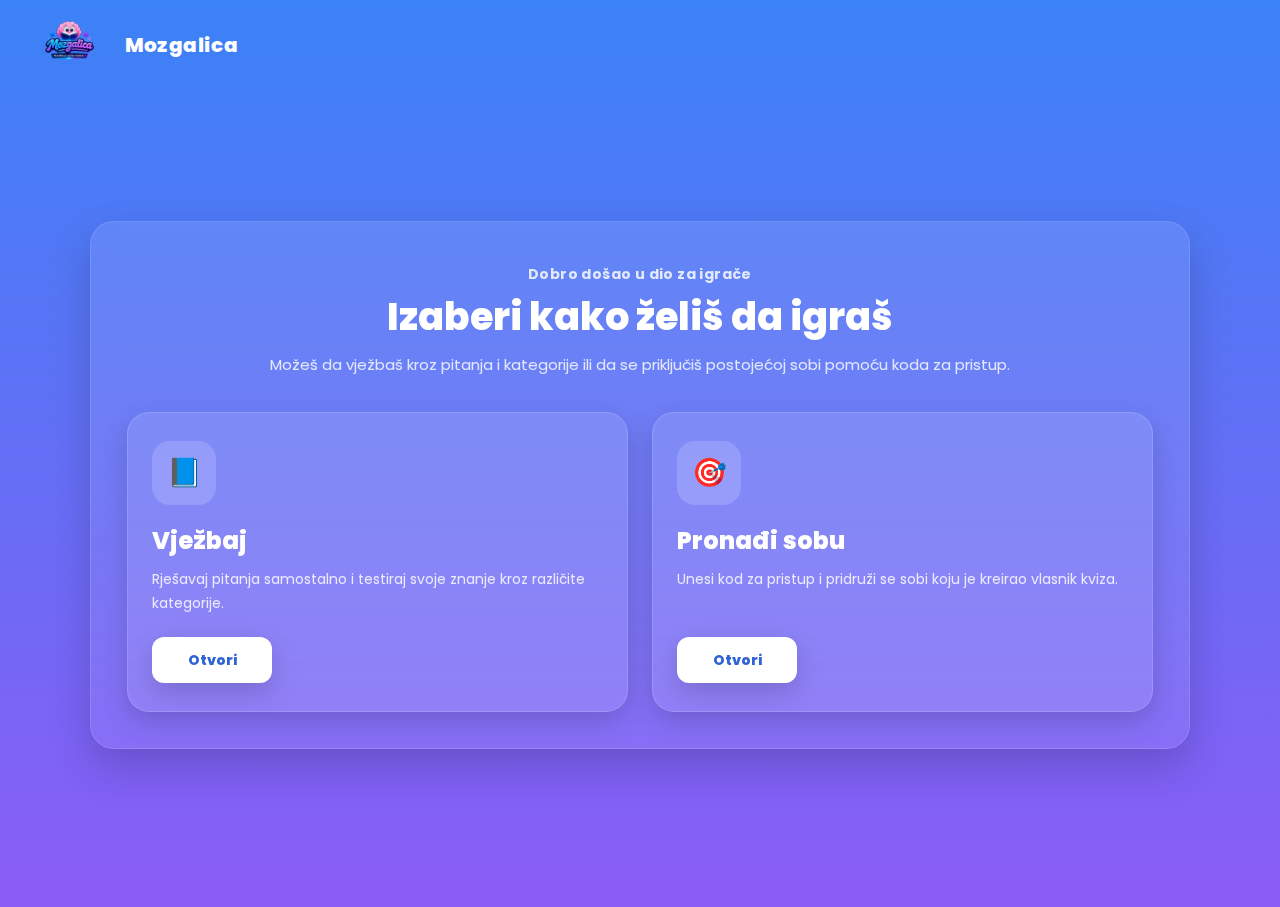
<file: igrac_home.html>
<!DOCTYPE html>
<html lang="sr">
<head>
  <meta charset="UTF-8" />
  <meta name="viewport" content="width=device-width, initial-scale=1.0" />
  <title>Mozgalica - Igrač</title>

  <link rel="preconnect" href="https://fonts.googleapis.com">
  <link rel="preconnect" href="https://fonts.gstatic.com" crossorigin>
  <link href="https://fonts.googleapis.com/css2?family=Poppins:wght@400;500;600;700;800&display=swap" rel="stylesheet">

  <link rel="stylesheet" href="igrac_home.css" />
</head>
<body class="bg">

  <header class="mini-topbar">
    <a href="index.html" class="mini-brand">
      <img src="logo1.png" alt="Mozgalica logo" class="mini-brand__logo">
      <span>Mozgalica</span>
    </a>
  </header>

  <main class="player-home">
    <section class="hero-card">
      <p class="hero-card__subtitle">Dobro došao u dio za igrače</p>
      <h1 class="hero-card__title">Izaberi kako želiš da igraš</h1>
      <p class="hero-card__text">
        Možeš da vježbaš kroz pitanja i kategorije ili da se priključiš postojećoj sobi pomoću koda za pristup.
      </p>

      <div class="hero-card__actions">
        <a href="vjezbaj.html" class="option-card">
          <div class="option-card__icon">📘</div>
          <h2 class="option-card__title">Vježbaj</h2>
          <p class="option-card__desc">
            Rješavaj pitanja samostalno i testiraj svoje znanje kroz različite kategorije.
          </p>
          <span class="option-card__btn">Otvori</span>
        </a>

        <a href="pronadji_sobu.html" class="option-card">
          <div class="option-card__icon">🎯</div>
          <h2 class="option-card__title">Pronađi sobu</h2>
          <p class="option-card__desc">
            Unesi kod za pristup i pridruži se sobi koju je kreirao vlasnik kviza.
          </p>
          <span class="option-card__btn">Otvori</span>
        </a>
      </div>
    </section>
  </main>

</body>
</html>
</file>
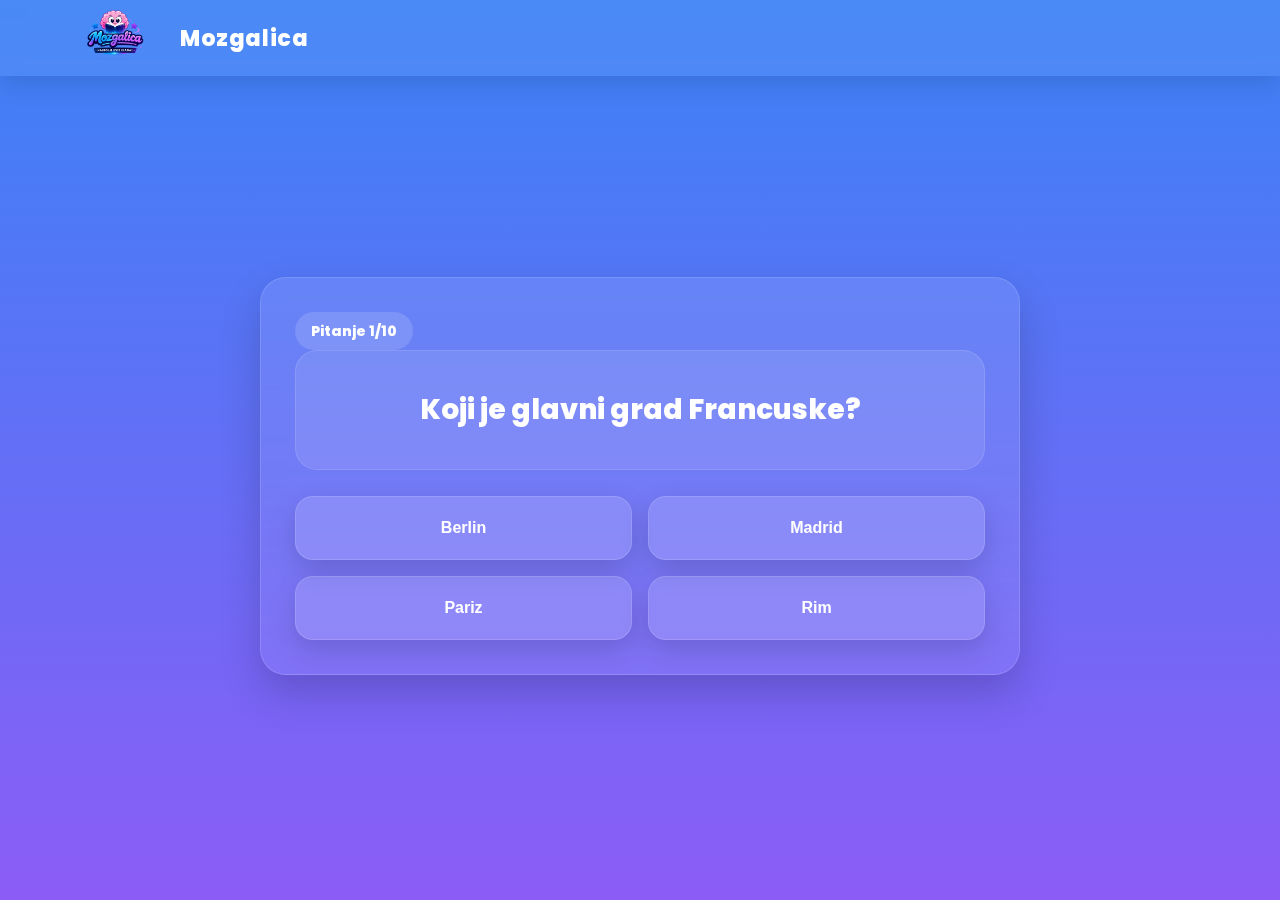
<file: kviz.html>
<!DOCTYPE html>
<html lang="sr">
<head>
  <meta charset="UTF-8">
  <meta name="viewport" content="width=device-width, initial-scale=1.0">
  <title>Mozgalica - Kviz</title>

  <link rel="preconnect" href="https://fonts.googleapis.com">
  <link href="https://fonts.googleapis.com/css2?family=Poppins:wght@400;500;600;700;800&display=swap" rel="stylesheet">

  <link rel="stylesheet" href="kviz.css">
</head>

<body class="bg">

<header class="topbar">
  <div class="topbar__inner">
    <a href="index.html" class="brand">
      <img src="logo1.png" class="brand__logo">
      <span>Mozgalica</span>
    </a>
  </div>
</header>

<main class="page kviz-page">

  <section class="panel kviz-panel">

    <div class="kviz-header">
      <span class="kviz-question-number">Pitanje 1/10</span>
    </div>

    <div class="kviz-question">
      Koji je glavni grad Francuske?
    </div>

    <div class="kviz-answers">
      <button class="kviz-btn">Berlin</button>
      <button class="kviz-btn">Madrid</button>
      <button class="kviz-btn">Pariz</button>
      <button class="kviz-btn">Rim</button>
    </div>

  </section>

</main>

</body>
</html>
</file>
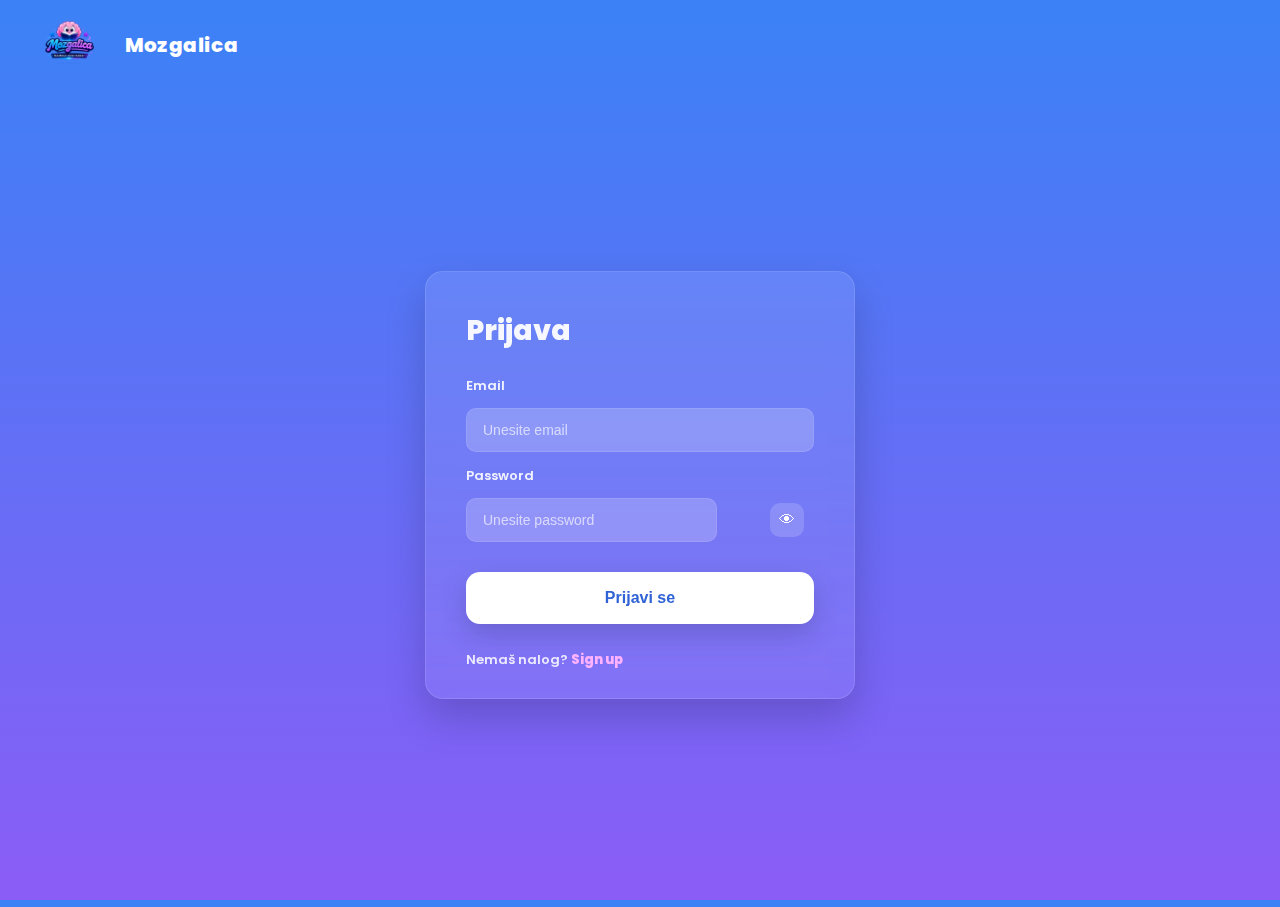
<file: login.html>
<!DOCTYPE html>
<html lang="sr">
<head>
  <meta charset="UTF-8" />
  <meta name="viewport" content="width=device-width, initial-scale=1.0" />
  <title>Mozgalica - Prijava</title>

  <meta http-equiv="Cache-Control" content="no-store, no-cache, must-revalidate, max-age=0">
  <meta http-equiv="Pragma" content="no-cache">
  <meta http-equiv="Expires" content="0">

  <link rel="preconnect" href="https://fonts.googleapis.com">
  <link rel="preconnect" href="https://fonts.gstatic.com" crossorigin>
  <link href="https://fonts.googleapis.com/css2?family=Poppins:wght@400;500;600;700;800&display=swap" rel="stylesheet">

  <link rel="stylesheet" href="login.css" />
</head>
<body class="bg">

  <header class="mini-topbar">
    <a href="index.html" class="mini-brand" aria-label="Početna stranica">
      <img src="logo1.png" alt="Mozgalica logo" class="mini-brand__logo">
      <span>Mozgalica</span>
    </a>
  </header>

  <main class="center">
    <section class="card">
      <h2 class="card__title">Prijava</h2>

      <p id="li-msg" class="hint" style="display:none;"></p>

      <form id="login-form" class="form" action="#" method="post" autocomplete="off">
        <label class="label" for="li-email">Email</label>
        <input
          class="input"
          id="li-email"
          name="login_email"
          type="email"
          placeholder="Unesite email"
          required
          autocomplete="off"
          autocapitalize="off"
          spellcheck="false"
        />

        <label class="label" for="li-password">Password</label>
        <div class="password-field">
          <input
            class="input input--password"
            id="li-password"
            name="login_password"
            type="password"
            placeholder="Unesite password"
            required
            autocomplete="new-password"
          />
          <button
            type="button"
            class="password-toggle"
            data-target="li-password"
            aria-label="Prikaži password"
            aria-pressed="false"
          >👁</button>
        </div>

        <button class="btn btn--submit" type="submit">Prijavi se</button>

        <p class="hint">
          Nemaš nalog? <a class="link" href="signup.html">Sign up</a>
        </p>
      </form>
    </section>
  </main>

  <script src="script.js"></script>
</body>
</html>
</file>
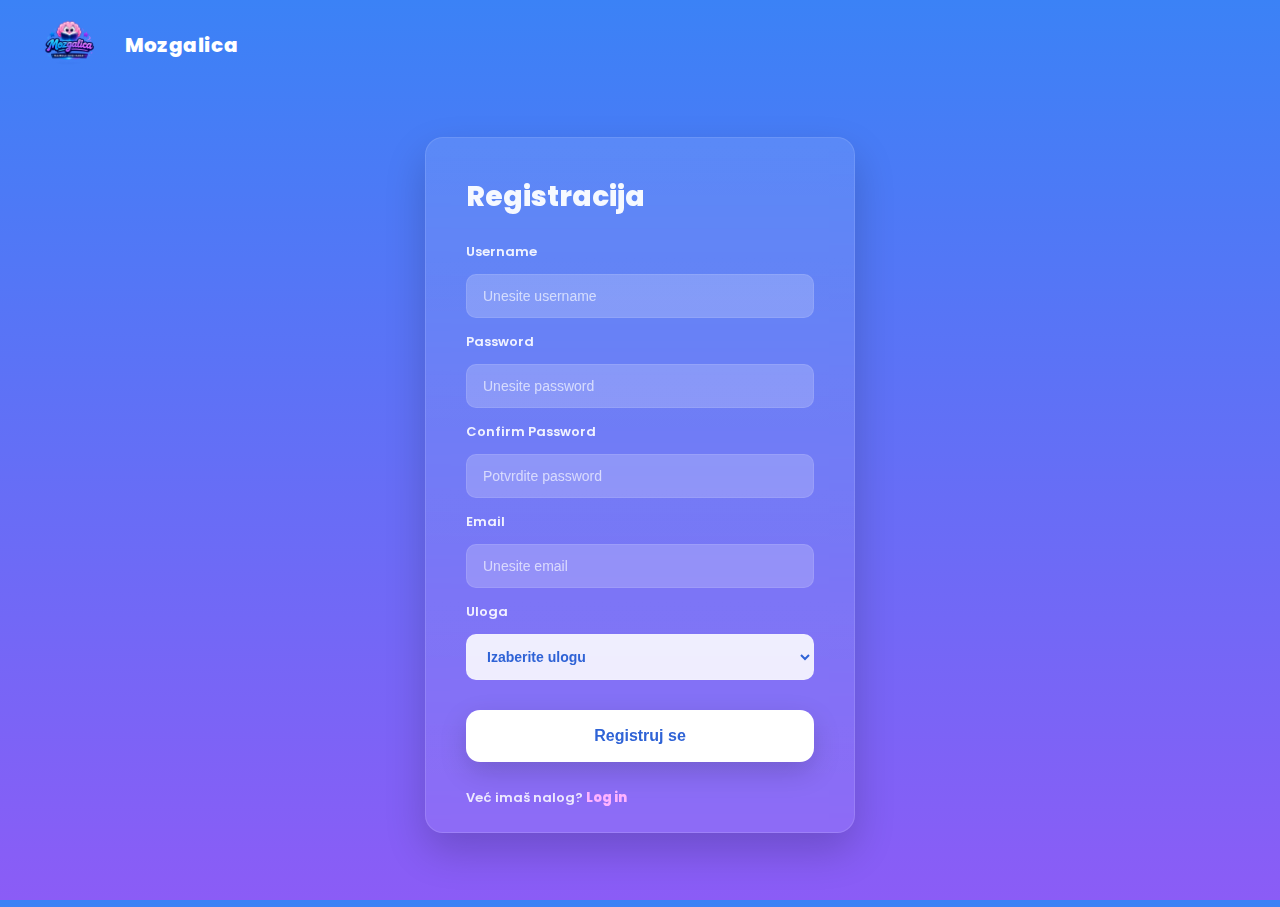
<file: signup.html>
<!DOCTYPE html>
<html lang="sr">
<head>
  <meta charset="UTF-8" />
  <meta name="viewport" content="width=device-width, initial-scale=1.0" />
  <title>Mozgalica - Registracija</title>

  <meta http-equiv="Cache-Control" content="no-store, no-cache, must-revalidate, max-age=0">
  <meta http-equiv="Pragma" content="no-cache">
  <meta http-equiv="Expires" content="0">

  <link rel="preconnect" href="https://fonts.googleapis.com">
  <link rel="preconnect" href="https://fonts.gstatic.com" crossorigin>
  <link href="https://fonts.googleapis.com/css2?family=Poppins:wght@400;500;600;700;800&display=swap" rel="stylesheet">

  <link rel="stylesheet" href="signup.css" />
</head>
<body class="bg">

  <header class="mini-topbar">
    <a href="index.html" class="mini-brand" aria-label="Početna stranica">
      <img src="logo1.png" alt="Mozgalica logo" class="mini-brand__logo">
      <span>Mozgalica</span>
    </a>
  </header>

  <main class="center">
    <section class="card card--tall">
      <h2 class="card__title">Registracija</h2>

      <p id="su-msg" class="hint" style="display:none;"></p>

      <form id="signup-form" class="form" action="#" method="post" autocomplete="off">
        <label class="label" for="su-username">Username</label>
        <input
          class="input"
          id="su-username"
          name="signup_username"
          type="text"
          placeholder="Unesite username"
          required
          autocomplete="off"
          autocapitalize="off"
          spellcheck="false"
        />

        <label class="label" for="su-password">Password</label>
        <input
          class="input"
          id="su-password"
          name="signup_password"
          type="password"
          placeholder="Unesite password"
          required
          autocomplete="new-password"
        />

        <label class="label" for="su-confirm">Confirm Password</label>
        <input
          class="input"
          id="su-confirm"
          name="signup_confirm_password"
          type="password"
          placeholder="Potvrdite password"
          required
          autocomplete="new-password"
        />

        <label class="label" for="su-email">Email</label>
        <input
          class="input"
          id="su-email"
          name="signup_email"
          type="email"
          placeholder="Unesite email"
          required
          autocomplete="off"
          autocapitalize="off"
          spellcheck="false"
        />

        <label class="label" for="su-role">Uloga</label>
        <select class="select" id="su-role" name="role" required autocomplete="off">
          <option value="" selected disabled>Izaberite ulogu</option>
          <option value="VLASNIK">Vlasnik sobe</option>
          <option value="IGRAC">Igrač</option>
        </select>

        <button class="btn btn--submit" type="submit">Registruj se</button>

        <p class="hint">
          Već imaš nalog? <a class="link" href="login.html">Log in</a>
        </p>
      </form>
    </section>
  </main>

  <script src="script.js"></script>
</body>
</html>
</file>
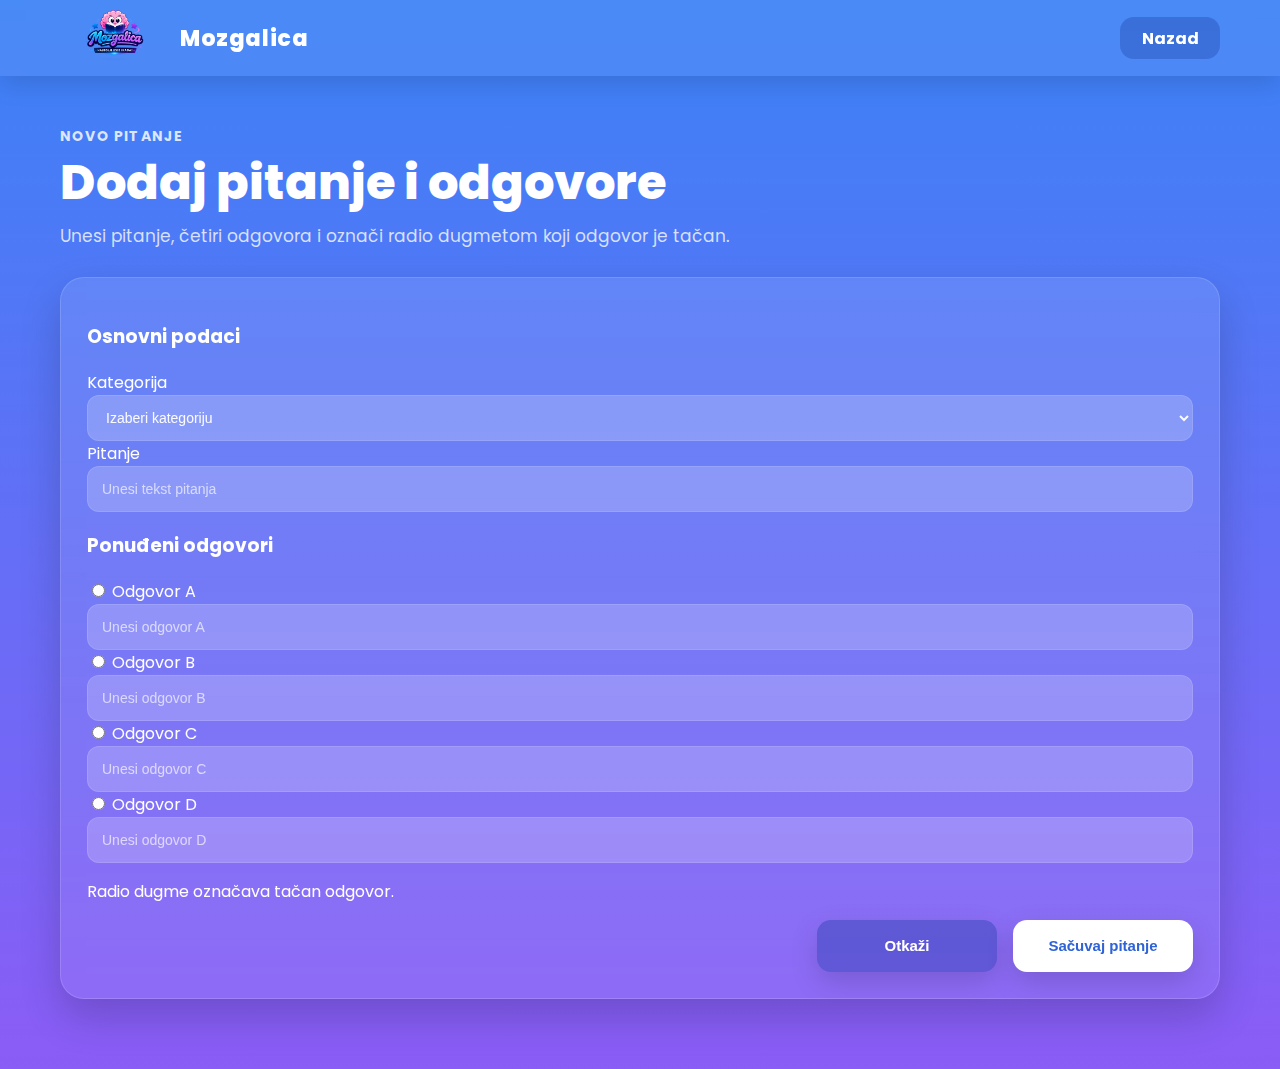
<file: vl_dodaj_p.html>
<!DOCTYPE html>
<html lang="sr">
<head>
  <meta charset="UTF-8" />
  <meta name="viewport" content="width=device-width, initial-scale=1.0" />
  <title>Mozgalica - Dodaj pitanje</title>

  <link rel="preconnect" href="https://fonts.googleapis.com">
  <link rel="preconnect" href="https://fonts.gstatic.com" crossorigin>
  <link href="https://fonts.googleapis.com/css2?family=Poppins:wght@400;500;600;700;800&display=swap" rel="stylesheet">

  <link rel="stylesheet" href="vlasniksobe.css" />
</head>
<body class="bg">

  <header class="topbar">
    <div class="topbar__inner">
      <a href="index.html" class="brand" aria-label="Početna stranica">
        <img src="logo1.png" alt="Mozgalica logo" class="brand__logo">
        <span>Mozgalica</span>
      </a>

      <nav class="topbar__actions">
        <a href="vlasniknapravisobu.html" class="btn btn--ghost" id="backBtn">Nazad</a>
      </nav>
    </div>
  </header>

  <main class="page add-question-page">
    <section class="page-hero page-hero--small">
      <p class="page-hero__label" id="pageModeLabel">Novo pitanje</p>
      <h1 class="page-hero__title">Dodaj pitanje i odgovore</h1>
      <p class="page-hero__text" id="pageModeText">
        Unesi pitanje, četiri odgovora i označi radio dugmetom koji odgovor je tačan.
      </p>
    </section>

    <section class="panel add-question-panel">
      <div id="customQuestionMsg" class="add-question-success"></div>

      <div class="add-question-grid">
        <div class="add-question-card">
          <h3>Osnovni podaci</h3>

          <label for="customCategory">Kategorija</label>
          <select id="customCategory" class="input">
            <option value="">Izaberi kategoriju</option>
            <option value="1">Istorija</option>
            <option value="2">Sport</option>
            <option value="3">IT</option>
            <option value="4">Geografija</option>
            <option value="5">Film i serije</option>
          </select>

          <label for="customQuestionText">Pitanje</label>
          <input
            type="text"
            id="customQuestionText"
            class="input"
            placeholder="Unesi tekst pitanja"
          >
        </div>

        <div class="add-question-card">
          <h3>Ponuđeni odgovori</h3>

          <div class="answer-option">
            <input type="radio" name="tacanOdgovor" id="odgA" value="0">
            <label for="odgA" class="answer-option__label">Odgovor A</label>
            <input type="text" id="answerA" class="input" placeholder="Unesi odgovor A">
          </div>

          <div class="answer-option">
            <input type="radio" name="tacanOdgovor" id="odgB" value="1">
            <label for="odgB" class="answer-option__label">Odgovor B</label>
            <input type="text" id="answerB" class="input" placeholder="Unesi odgovor B">
          </div>

          <div class="answer-option">
            <input type="radio" name="tacanOdgovor" id="odgC" value="2">
            <label for="odgC" class="answer-option__label">Odgovor C</label>
            <input type="text" id="answerC" class="input" placeholder="Unesi odgovor C">
          </div>

          <div class="answer-option">
            <input type="radio" name="tacanOdgovor" id="odgD" value="3">
            <label for="odgD" class="answer-option__label">Odgovor D</label>
            <input type="text" id="answerD" class="input" placeholder="Unesi odgovor D">
          </div>

          <p class="add-question-note" id="modeNote">
            Radio dugme označava tačan odgovor.
          </p>
        </div>
      </div>

      <div class="bottom-actions add-question-actions">
        <button type="button" class="btn btn--secondary btn--big" id="cancelCustomQuestionBtn">Otkaži</button>
        <button type="button" class="btn btn--primary btn--big" id="saveCustomQuestionBtn">Sačuvaj pitanje</button>
      </div>
    </section>
  </main>

  <script>
    const CUSTOM_QUESTIONS_KEY = "mozgalica_custom_questions";
    const params = new URLSearchParams(window.location.search);
    const sobaId = params.get("soba_id");

    function getCustomQuestions() {
      try {
        return JSON.parse(localStorage.getItem(CUSTOM_QUESTIONS_KEY)) || [];
      } catch (e) {
        return [];
      }
    }

    function saveCustomQuestions(items) {
      localStorage.setItem(CUSTOM_QUESTIONS_KEY, JSON.stringify(items));
    }

    function showCustomMessage(message) {
      const box = document.getElementById("customQuestionMsg");
      if (!box) return;
      box.style.display = "block";
      box.textContent = message;
    }

    if (sobaId) {
      document.getElementById("pageModeLabel").textContent = "Dodavanje pitanja u postojeću sobu";
      document.getElementById("pageModeText").textContent = "Novo pitanje će odmah biti upisano u bazu i dodano u odabranu sobu.";
      document.getElementById("modeNote").textContent = "Radio dugme označava tačan odgovor. U ovom režimu pitanje se odmah upisuje u bazu.";
      document.getElementById("backBtn").href = `vlasnikeditsobe.html?soba_id=${encodeURIComponent(sobaId)}`;
    }

    document.getElementById("cancelCustomQuestionBtn")?.addEventListener("click", () => {
      if (sobaId) {
        window.location.href = `vlasnikeditsobe.html?soba_id=${encodeURIComponent(sobaId)}`;
      } else {
        window.location.href = "vlasniknapravisobu.html";
      }
    });

    document.getElementById("saveCustomQuestionBtn")?.addEventListener("click", async () => {
      const kategorijaId = Number(document.getElementById("customCategory").value);
      const pitanje = document.getElementById("customQuestionText").value.trim();
      const answerA = document.getElementById("answerA").value.trim();
      const answerB = document.getElementById("answerB").value.trim();
      const answerC = document.getElementById("answerC").value.trim();
      const answerD = document.getElementById("answerD").value.trim();
      const tacan = document.querySelector('input[name="tacanOdgovor"]:checked');

      if (!kategorijaId || !pitanje || !answerA || !answerB || !answerC || !answerD || !tacan) {
        alert("Popuni pitanje, kategoriju, sva četiri odgovora i označi tačan odgovor.");
        return;
      }

      const payload = {
        kategorija_id: kategorijaId,
        tekst: pitanje,
        odgovori: [answerA, answerB, answerC, answerD],
        tacan_index: Number(tacan.value)
      };

      if (sobaId) {
        try {
          const res = await fetch("api/dodaj_pitanje_u_sobu.php", {
            method: "POST",
            headers: {
              "Content-Type": "application/json"
            },
            body: JSON.stringify({
              soba_id: Number(sobaId),
              ...payload
            })
          });

          const text = await res.text();
          let data;

          try {
            data = JSON.parse(text);
          } catch (e) {
            console.error("Neispravan JSON:", text);
            alert("Server nije vratio ispravan odgovor.");
            return;
          }

          if (!res.ok || !data.success) {
            alert(data.message || "Greška pri dodavanju pitanja u sobu.");
            return;
          }

          showCustomMessage("Pitanje je uspješno dodano u sobu.");

          setTimeout(() => {
            window.location.href = `vlasnikeditsobe.html?soba_id=${encodeURIComponent(sobaId)}`;
          }, 700);

        } catch (err) {
          console.error(err);
          alert("Došlo je do greške pri komunikaciji sa serverom.");
        }

        return;
      }

      const items = getCustomQuestions();
      items.push(payload);
      saveCustomQuestions(items);

      showCustomMessage("Pitanje je privremeno sačuvano. Biće upisano u bazu tek kada klikneš 'Napravi sobu'.");

      setTimeout(() => {
        window.location.href = "vlasniknapravisobu.html";
      }, 700);
    });
  </script>

</body>
</html>
</file>
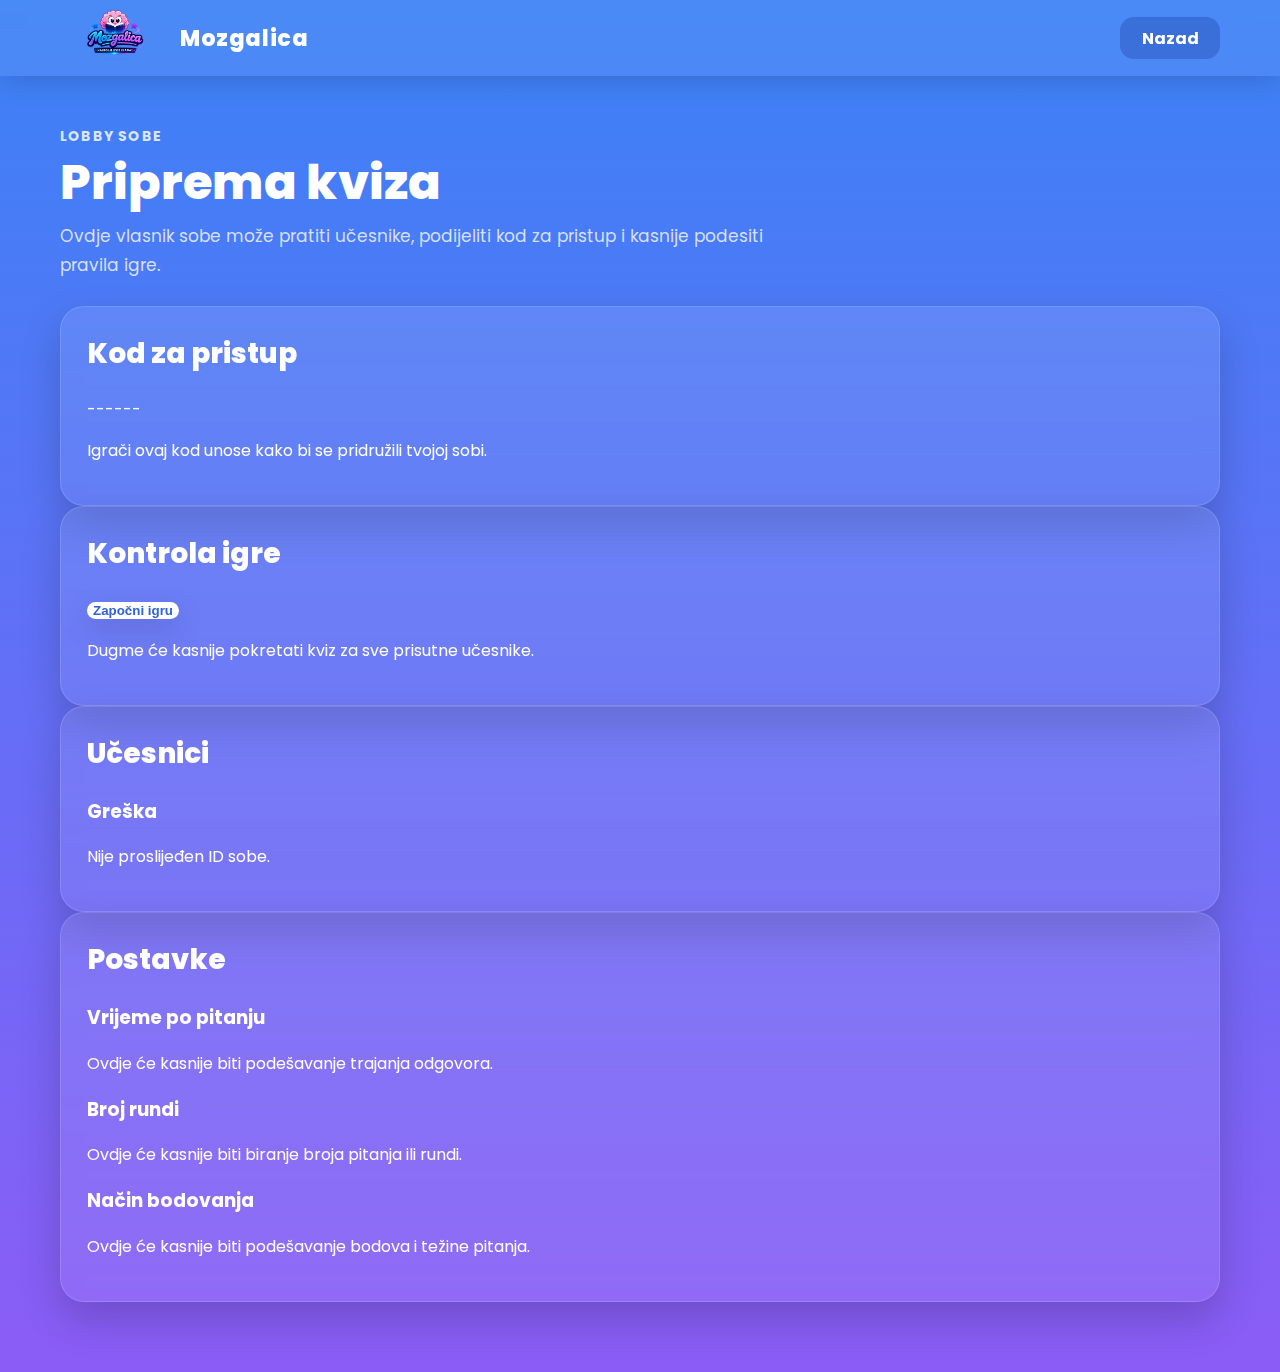
<file: vl_s_lobby.html>
<!DOCTYPE html>
<html lang="sr">
<head>
  <meta charset="UTF-8" />
  <meta name="viewport" content="width=device-width, initial-scale=1.0" />
  <title>Mozgalica - Lobby</title>

  <link rel="preconnect" href="https://fonts.googleapis.com">
  <link rel="preconnect" href="https://fonts.gstatic.com" crossorigin>
  <link href="https://fonts.googleapis.com/css2?family=Poppins:wght@400;500;600;700;800&display=swap" rel="stylesheet">

  <link rel="stylesheet" href="vlasniksobe.css" />
</head>
<body class="bg">

  <header class="topbar">
    <div class="topbar__inner">
      <a href="index.html" class="brand" aria-label="Početna stranica">
        <img src="logo1.png" alt="Mozgalica logo" class="brand__logo">
        <span>Mozgalica</span>
      </a>

      <nav class="topbar__actions">
        <a href="vlasnikpostojecesobe.html" class="btn btn--ghost">Nazad</a>
      </nav>
    </div>
  </header>

  <main class="page">
    <section class="page-hero page-hero--small">
      <p class="page-hero__label">Lobby sobe</p>
      <h1 class="page-hero__title">Priprema kviza</h1>
      <p class="page-hero__text">
        Ovdje vlasnik sobe može pratiti učesnike, podijeliti kod za pristup i kasnije podesiti pravila igre.
      </p>
    </section>

    <section class="lobby-grid">
      <div class="panel lobby-code-panel">
        <div class="panel__header">
          <h2 class="panel__title">Kod za pristup</h2>
        </div>

        <div class="access-code-box">
          <span id="lobbyRoomCode">------</span>
        </div>

        <p class="lobby-note">
          Igrači ovaj kod unose kako bi se pridružili tvojoj sobi.
        </p>
      </div>

      <div class="panel lobby-actions-panel">
        <div class="panel__header">
          <h2 class="panel__title">Kontrola igre</h2>
        </div>

        <button type="button" class="btn btn--primary btn--start">
          Započni igru
        </button>

        <p class="lobby-note">
          Dugme će kasnije pokretati kviz za sve prisutne učesnike.
        </p>
      </div>
    </section>

    <section class="lobby-main-grid">
      <div class="panel">
        <div class="panel__header">
          <h2 class="panel__title">Učesnici</h2>
        </div>

        <div id="participantsList" class="participants-list">
          <div class="rooms-info">Učitavanje učesnika...</div>
        </div>
      </div>

      <div class="panel">
        <div class="panel__header">
          <h2 class="panel__title">Postavke</h2>
        </div>

        <div class="settings-placeholder">
          <div class="settings-item">
            <h3>Vrijeme po pitanju</h3>
            <p>Ovdje će kasnije biti podešavanje trajanja odgovora.</p>
          </div>

          <div class="settings-item">
            <h3>Broj rundi</h3>
            <p>Ovdje će kasnije biti biranje broja pitanja ili rundi.</p>
          </div>

          <div class="settings-item">
            <h3>Način bodovanja</h3>
            <p>Ovdje će kasnije biti podešavanje bodova i težine pitanja.</p>
          </div>
        </div>
      </div>
    </section>
  </main>

  <script src="vl_s_lobby.js?v=1"></script>
</body>
</html>
</file>
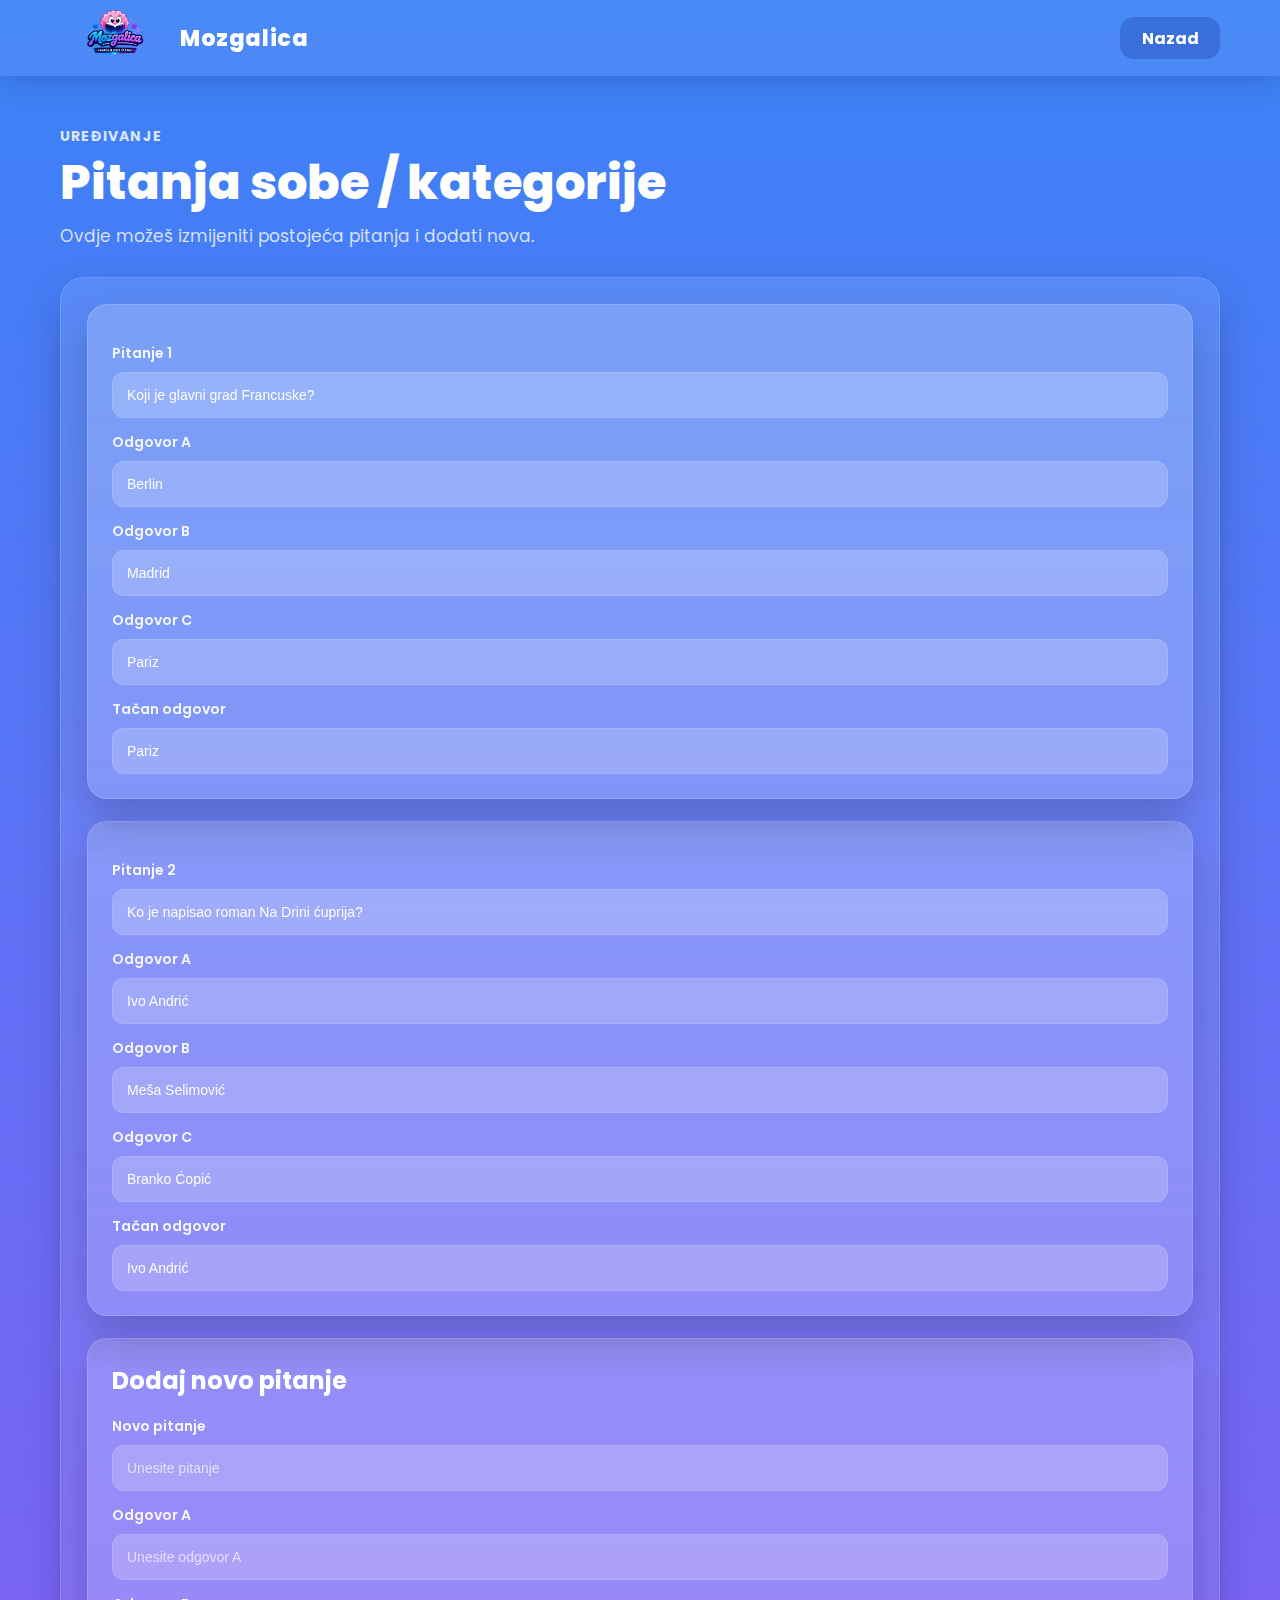
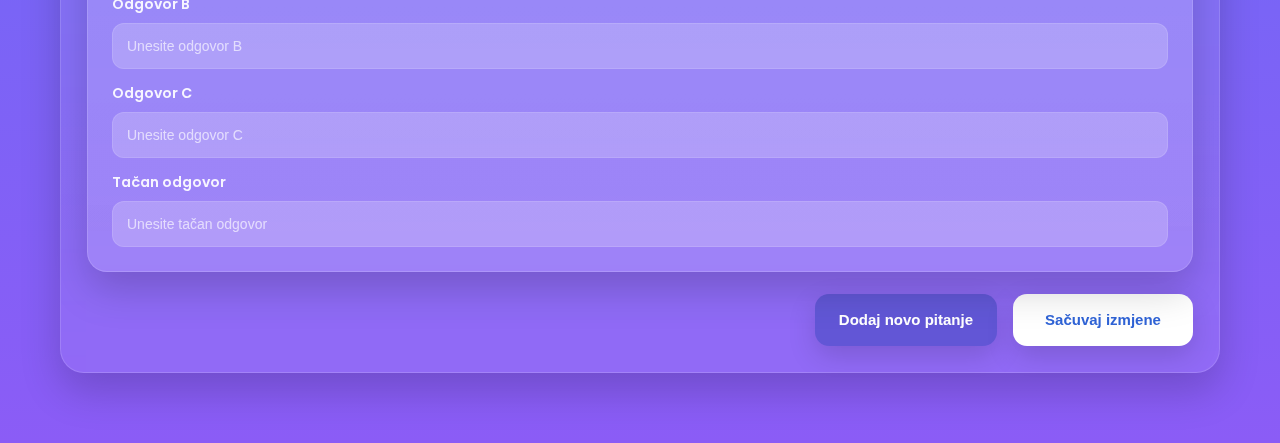
<file: vlasnikeditsobe.html>
<!DOCTYPE html>
<html lang="sr">
<head>
  <meta charset="UTF-8" />
  <meta name="viewport" content="width=device-width, initial-scale=1.0" />
  <title>Mozgalica - Uredi pitanja</title>

  <link rel="preconnect" href="https://fonts.googleapis.com">
  <link rel="preconnect" href="https://fonts.gstatic.com" crossorigin>
  <link href="https://fonts.googleapis.com/css2?family=Poppins:wght@400;500;600;700;800&display=swap" rel="stylesheet">

  <link rel="stylesheet" href="vlasniksobe.css" />
</head>
<body class="bg">

  <header class="topbar">
    <div class="topbar__inner">
      <a href="index.html" class="brand" aria-label="Početna stranica">
        <img src="logo1.png" alt="Mozgalica logo" class="brand__logo">
        <span>Mozgalica</span>
      </a>

      <nav class="topbar__actions">
        <a href="vlasniknapravisobu.html" class="btn btn--ghost">Nazad</a>
      </nav>
    </div>
  </header>

  <main class="page">
    <section class="page-hero page-hero--small">
      <p class="page-hero__label">Uređivanje</p>
      <h1 class="page-hero__title">Pitanja sobe / kategorije</h1>
      <p class="page-hero__text">
        Ovdje možeš izmijeniti postojeća pitanja i dodati nova.
      </p>
    </section>

    <section class="panel">
      <div class="question-block">
        <label>Pitanje 1</label>
        <input type="text" class="input" value="Koji je glavni grad Francuske?" />

        <label>Odgovor A</label>
        <input type="text" class="input" value="Berlin" />

        <label>Odgovor B</label>
        <input type="text" class="input" value="Madrid" />

        <label>Odgovor C</label>
        <input type="text" class="input" value="Pariz" />

        <label>Tačan odgovor</label>
        <input type="text" class="input" value="Pariz" />
      </div>

      <div class="question-block">
        <label>Pitanje 2</label>
        <input type="text" class="input" value="Ko je napisao roman Na Drini ćuprija?" />

        <label>Odgovor A</label>
        <input type="text" class="input" value="Ivo Andrić" />

        <label>Odgovor B</label>
        <input type="text" class="input" value="Meša Selimović" />

        <label>Odgovor C</label>
        <input type="text" class="input" value="Branko Ćopić" />

        <label>Tačan odgovor</label>
        <input type="text" class="input" value="Ivo Andrić" />
      </div>

      <div class="question-block question-block--new">
        <h3>Dodaj novo pitanje</h3>

        <label>Novo pitanje</label>
        <input type="text" class="input" placeholder="Unesite pitanje" />

        <label>Odgovor A</label>
        <input type="text" class="input" placeholder="Unesite odgovor A" />

        <label>Odgovor B</label>
        <input type="text" class="input" placeholder="Unesite odgovor B" />

        <label>Odgovor C</label>
        <input type="text" class="input" placeholder="Unesite odgovor C" />

        <label>Tačan odgovor</label>
        <input type="text" class="input" placeholder="Unesite tačan odgovor" />
      </div>

      <div class="bottom-actions">
        <button class="btn btn--secondary btn--big" type="button">Dodaj novo pitanje</button>
        <button class="btn btn--primary btn--big" type="button">Sačuvaj izmjene</button>
      </div>
    </section>
  </main>

  <script src="script.js"></script>
</body>
</html>
</file>
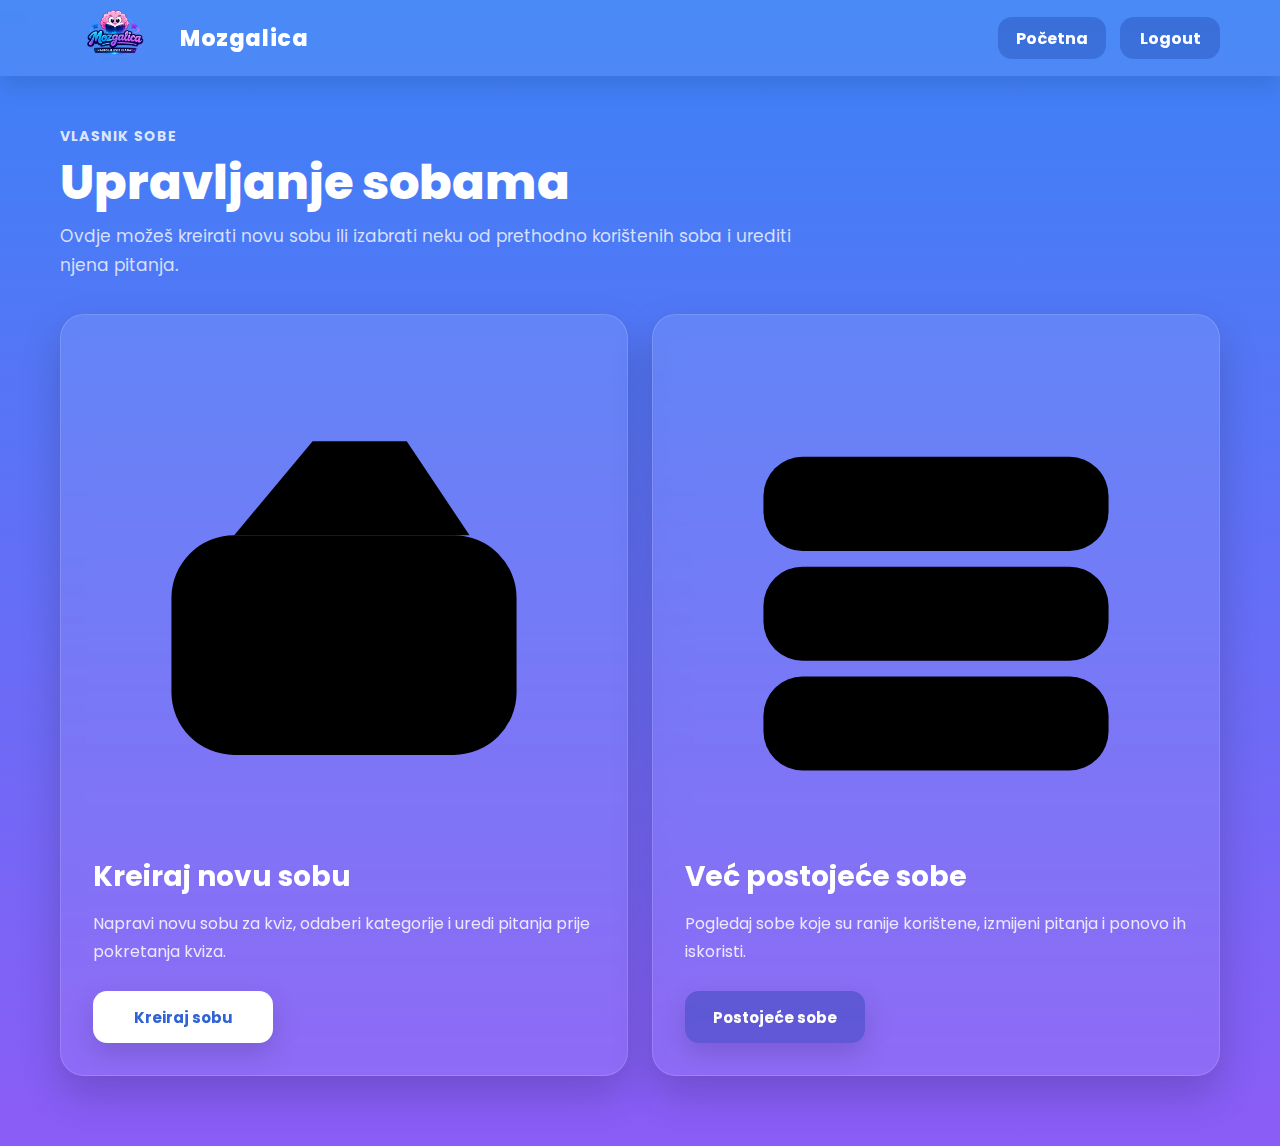
<file: vlasnikhome.html>
<!DOCTYPE html>
<html lang="sr">
<head>
  <meta charset="UTF-8" />
  <meta name="viewport" content="width=device-width, initial-scale=1.0" />
  <title>Mozgalica - Vlasnik sobe</title>

  <link rel="preconnect" href="https://fonts.googleapis.com">
  <link rel="preconnect" href="https://fonts.gstatic.com" crossorigin>
  <link href="https://fonts.googleapis.com/css2?family=Poppins:wght@400;500;600;700;800&display=swap" rel="stylesheet">

  <link rel="stylesheet" href="vlasniksobe.css" />
</head>
<body class="bg">

  <header class="topbar">
    <div class="topbar__inner">
      <a href="index.html" class="brand" aria-label="Početna stranica">
        <img src="logo1.png" alt="Mozgalica logo" class="brand__logo">
        <span>Mozgalica</span>
      </a>

      <nav class="topbar__actions">
        <a href="index.html" class="btn btn--ghost">Početna</a>
        <a href="#" class="btn btn--ghost logout-link">Logout</a>
      </nav>
    </div>
  </header>

  <main class="page">
    <section class="page-hero">
      <p class="page-hero__label">Vlasnik sobe</p>
      <h1 class="page-hero__title">Upravljanje sobama</h1>
      <p class="page-hero__text">
        Ovdje možeš kreirati novu sobu ili izabrati neku od prethodno korištenih soba i urediti njena pitanja.
      </p>
    </section>

    <section class="choice-grid">
      <article class="choice-card">
        <div class="choice-card__icon" aria-hidden="true">
          <svg viewBox="0 0 64 64" class="choice-svg">
            <rect x="10" y="24" width="44" height="28" rx="8"></rect>
            <path d="M18 24l10-12h12l8 12"></path>
            <path d="M32 30v16"></path>
            <path d="M24 38h16"></path>
          </svg>
        </div>
        <h2>Kreiraj novu sobu</h2>
        <p>
          Napravi novu sobu za kviz, odaberi kategorije i uredi pitanja prije pokretanja kviza.
        </p>
        <a href="vlasniknapravisobu.html" class="btn btn--primary btn--big">Kreiraj sobu</a>
      </article>

      <article class="choice-card">
        <div class="choice-card__icon" aria-hidden="true">
          <svg viewBox="0 0 64 64" class="choice-svg">
            <rect x="10" y="14" width="44" height="12" rx="5"></rect>
            <rect x="10" y="28" width="44" height="12" rx="5"></rect>
            <rect x="10" y="42" width="44" height="12" rx="5"></rect>
            <circle cx="19" cy="20" r="2.5"></circle>
            <circle cx="19" cy="34" r="2.5"></circle>
            <circle cx="19" cy="48" r="2.5"></circle>
          </svg>
        </div>
        <h2>Već postojeće sobe</h2>
        <p>
          Pogledaj sobe koje su ranije korištene, izmijeni pitanja i ponovo ih iskoristi.
        </p>
        <a href="vlasnikpostojecesobe.html" class="btn btn--secondary btn--big">Postojeće sobe</a>
      </article>
    </section>
  </main>

  <script src="script.js"></script>
</body>
</html>
</file>
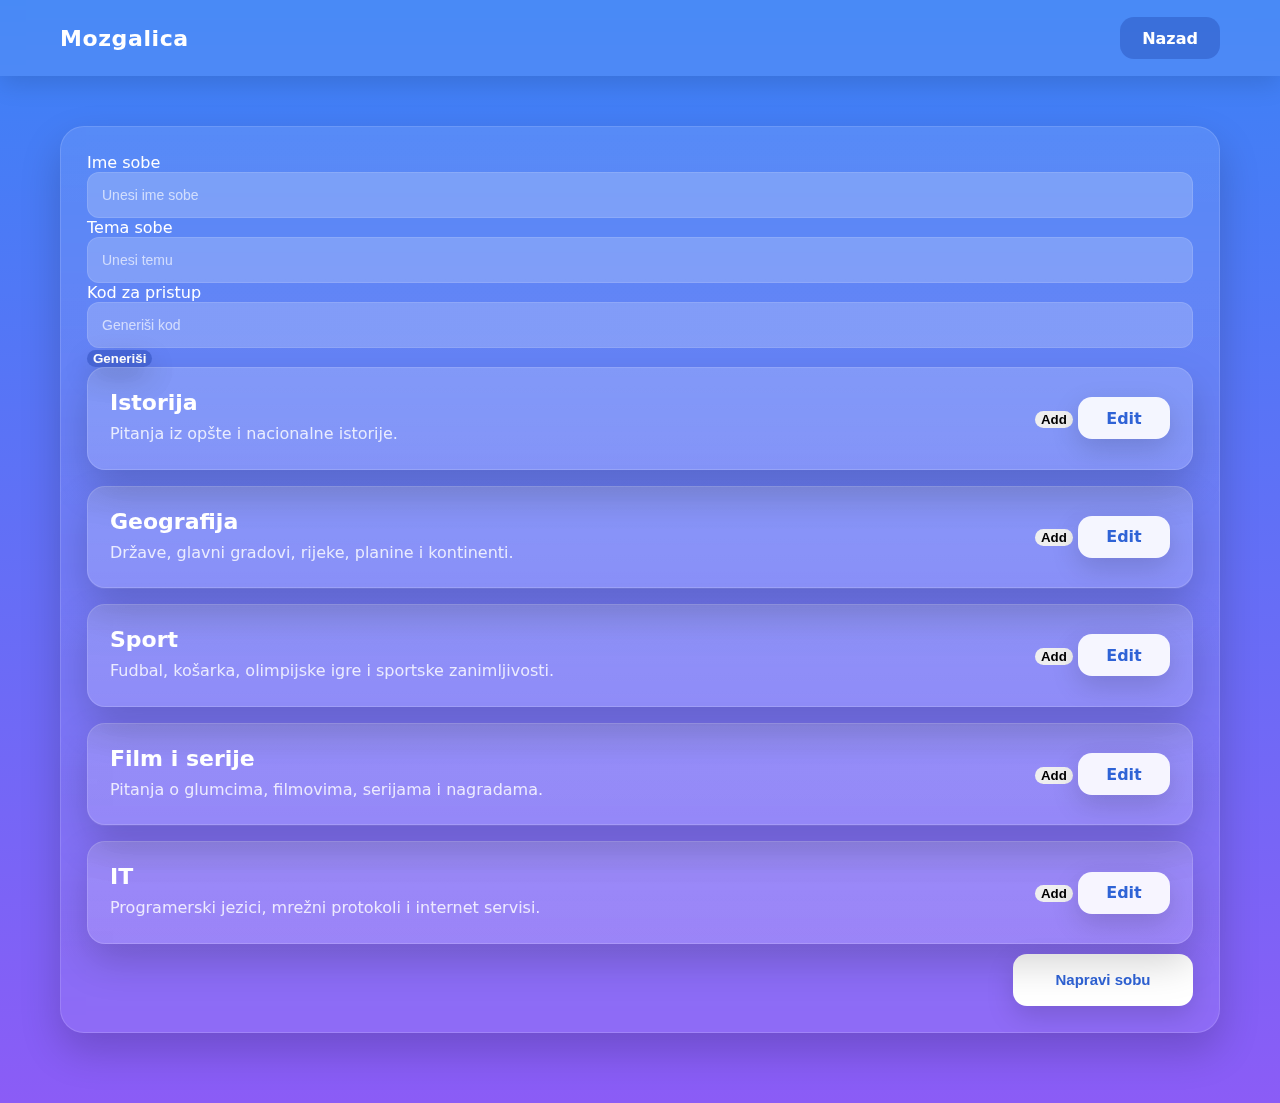
<file: vlasniknapravisobu.html>
<!DOCTYPE html>
<html lang="sr">
<head>
  <meta charset="UTF-8" />
  <meta name="viewport" content="width=device-width, initial-scale=1.0"/>
  <title>Mozgalica - Kreiraj sobu</title>

  <link rel="stylesheet" href="vlasniksobe.css" />
</head>
<body class="bg">

<header class="topbar">
  <div class="topbar__inner">
    <div class="brand">
      <span>Mozgalica</span>
    </div>
    <a href="vlasnikhome.html" class="btn btn--ghost">Nazad</a>
  </div>
</header>

<main class="page">

  <section class="panel">

    <!-- FORMA -->
    <div class="room-form">

      <div class="form-group">
        <label>Ime sobe</label>
        <input type="text" id="imeSobe" class="input" placeholder="Unesi ime sobe">
      </div>

      <div class="form-group">
        <label>Tema sobe</label>
        <input type="text" id="temaSobe" class="input" placeholder="Unesi temu">
      </div>

      <div class="form-group">
        <label>Kod za pristup</label>
        <div class="code-row">
          <input type="text" id="roomCode" class="input" readonly placeholder="Generiši kod">
          <button type="button" class="btn btn--secondary btn--code">Generiši</button>
        </div>
      </div>

    </div>

    <!-- KATEGORIJE -->
   <div class="category-list">

  <div class="row-card">
    <div class="row-card__content">
      <h3>Istorija</h3>
      <p>Pitanja iz opšte i nacionalne istorije.</p>
    </div>
    <div class="row-actions">
      <button type="button" class="btn btn--add">Add</button>
      <a href="vlasnikeditsobe.html" class="btn btn--edit">Edit</a>
    </div>
  </div>

  <div class="row-card">
    <div class="row-card__content">
      <h3>Geografija</h3>
      <p>Države, glavni gradovi, rijeke, planine i kontinenti.</p>
    </div>
    <div class="row-actions">
      <button type="button" class="btn btn--add">Add</button>
      <a href="vlasnikeditsobe.html" class="btn btn--edit">Edit</a>
    </div>
  </div>

  <div class="row-card">
    <div class="row-card__content">
      <h3>Sport</h3>
      <p>Fudbal, košarka, olimpijske igre i sportske zanimljivosti.</p>
    </div>
    <div class="row-actions">
      <button type="button" class="btn btn--add">Add</button>
      <a href="vlasnikeditsobe.html" class="btn btn--edit">Edit</a>
    </div>
  </div>

  <div class="row-card">
    <div class="row-card__content">
      <h3>Film i serije</h3>
      <p>Pitanja o glumcima, filmovima, serijama i nagradama.</p>
    </div>
    <div class="row-actions">
      <button type="button" class="btn btn--add">Add</button>
      <a href="vlasnikeditsobe.html" class="btn btn--edit">Edit</a>
    </div>
  </div>

  <div class="row-card">
    <div class="row-card__content">
      <h3>IT</h3>
      <p>Programerski jezici, mrežni protokoli i internet servisi.</p>
    </div>
    <div class="row-actions">
      <button type="button" class="btn btn--add">Add</button>
      <a href="vlasnikeditsobe.html" class="btn btn--edit">Edit</a>
    </div>
  </div>

</div>

    <!-- DUGMAD -->
    <div class="bottom-actions">
      <button id="btnNapraviSobu" class="btn btn--primary btn--big">Napravi sobu</button>
    </div>

  </section>

</main>

<script src="vl_sobe.js"></script>
</body>
</html>
</file>
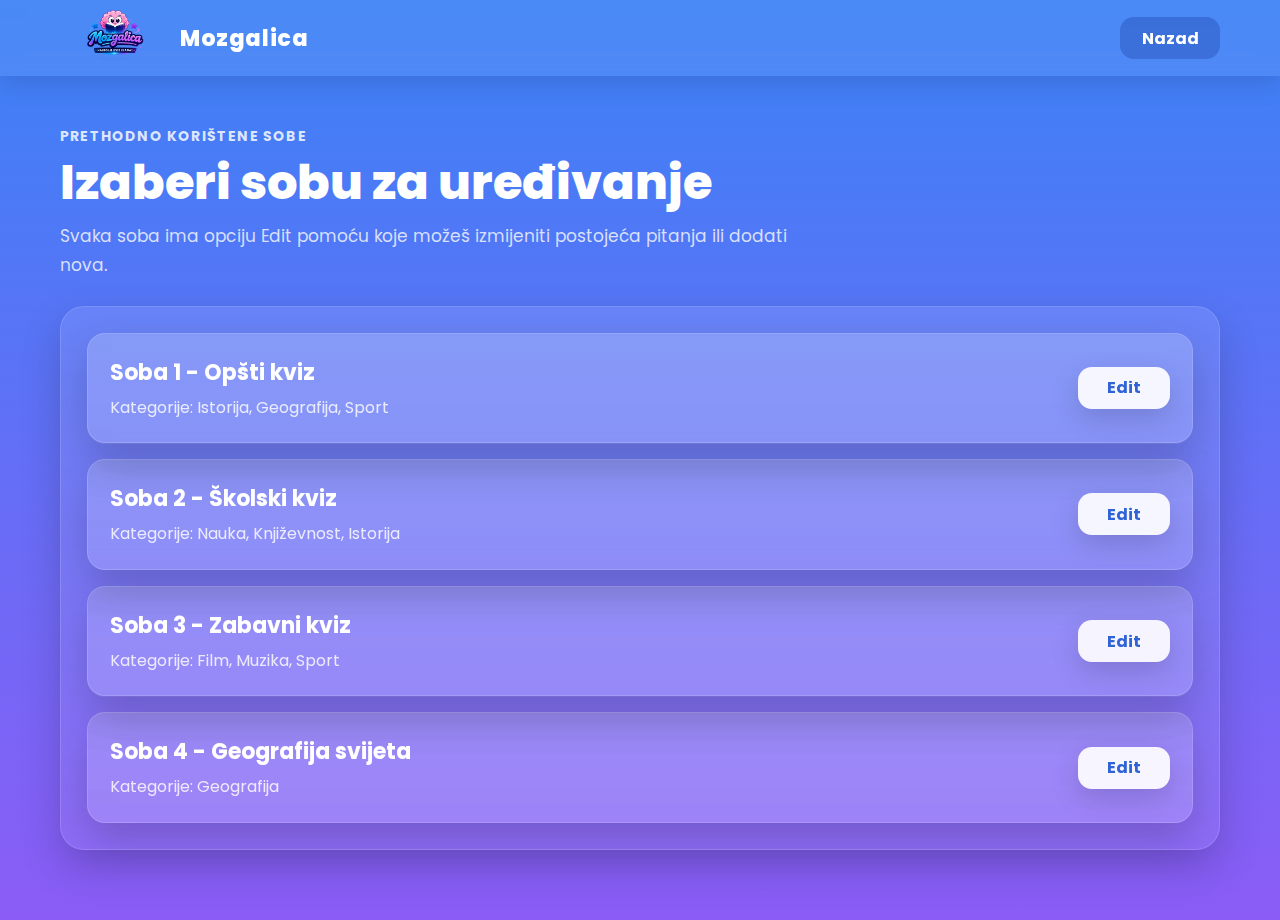
<file: vlasnikpostojecesobe.html>
<!DOCTYPE html>
<html lang="sr">
<head>
  <meta charset="UTF-8" />
  <meta name="viewport" content="width=device-width, initial-scale=1.0" />
  <title>Mozgalica - Postojeće sobe</title>

  <link rel="preconnect" href="https://fonts.googleapis.com">
  <link rel="preconnect" href="https://fonts.gstatic.com" crossorigin>
  <link href="https://fonts.googleapis.com/css2?family=Poppins:wght@400;500;600;700;800&display=swap" rel="stylesheet">

  <link rel="stylesheet" href="vlasniksobe.css" />
</head>
<body class="bg">

  <header class="topbar">
    <div class="topbar__inner">
      <div class="brand">
        <img src="logo1.png" alt="Mozgalica logo" class="brand__logo">
        <span>Mozgalica</span>
      </div>

      <nav class="topbar__actions">
        <a href="vlasnikhome.html" class="btn btn--ghost">Nazad</a>
      </nav>
    </div>
  </header>

  <main class="page">
    <section class="page-hero page-hero--small">
      <p class="page-hero__label">Prethodno korištene sobe</p>
      <h1 class="page-hero__title">Izaberi sobu za uređivanje</h1>
      <p class="page-hero__text">
        Svaka soba ima opciju Edit pomoću koje možeš izmijeniti postojeća pitanja ili dodati nova.
      </p>
    </section>

    <section class="panel">
      <div class="room-list">
        <div class="row-card">
          <div>
            <h3>Soba 1 - Opšti kviz</h3>
            <p>Kategorije: Istorija, Geografija, Sport</p>
          </div>
          <a href="vlasnikeditsobe.html" class="btn btn--edit">Edit</a>
        </div>

        <div class="row-card">
          <div>
            <h3>Soba 2 - Školski kviz</h3>
            <p>Kategorije: Nauka, Književnost, Istorija</p>
          </div>
          <a href="vlasnikeditsobe.html" class="btn btn--edit">Edit</a>
        </div>

        <div class="row-card">
          <div>
            <h3>Soba 3 - Zabavni kviz</h3>
            <p>Kategorije: Film, Muzika, Sport</p>
          </div>
          <a href="vlasnikeditsobe.html" class="btn btn--edit">Edit</a>
        </div>

        <div class="row-card">
          <div>
            <h3>Soba 4 - Geografija svijeta</h3>
            <p>Kategorije: Geografija</p>
          </div>
          <a href="vlasnikeditsobe.html" class="btn btn--edit">Edit</a>
        </div>
      </div>
    </section>
  </main>

</body>
</html>
</file>
<file: igrac_home.css>
:root{
  --bg1:#3B82F6;
  --bg2:#8B5CF6;
  --cardBg: rgba(255,255,255,.10);
  --cardBg2: rgba(255,255,255,.08);
  --fieldBg: rgba(255,255,255,.20);
  --fieldBorder: rgba(255,255,255,.10);
  --text:#fff;
  --muted: rgba(255,255,255,.82);
  --shadow: 0 18px 40px rgba(0,0,0,.18);
  --shadow2: 0 10px 28px rgba(0,0,0,.16);
}

*{
  box-sizing:border-box;
}

html, body{
  min-height:100%;
  margin:0;
}

body{
  font-family:"Poppins", system-ui, sans-serif;
  color:var(--text);
}

.bg{
  min-height:100vh;
  background: linear-gradient(180deg, var(--bg1) 0%, var(--bg2) 100%);
}

.mini-topbar{
  padding:14px 22px 0;
}

.mini-brand{
  display:inline-flex;
  align-items:center;
  gap:10px;
  text-decoration:none;
  color:#fff;
  font-size:20px;
  font-weight:800;
  letter-spacing:.5px;
}

.mini-brand__logo{
  height:62px;
  width:auto;
  display:block;
}

.player-home{
  min-height:calc(100vh - 76px);
  display:flex;
  align-items:center;
  justify-content:center;
  padding:40px 18px 60px;
}

.hero-card{
  width:min(1100px, 100%);
  border-radius:24px;
  background: linear-gradient(180deg, var(--cardBg), var(--cardBg2));
  border:1px solid rgba(255,255,255,.12);
  box-shadow:var(--shadow);
  padding:42px 36px 36px;
  backdrop-filter: blur(10px);
  -webkit-backdrop-filter: blur(10px);
  text-align:center;
}

.hero-card__subtitle{
  margin:0 0 10px;
  font-size:14px;
  font-weight:700;
  color:rgba(255,255,255,.82);
  letter-spacing:.4px;
}

.hero-card__title{
  margin:0 0 14px;
  font-size:38px;
  line-height:1.15;
  font-weight:800;
}

.hero-card__text{
  width:min(760px, 100%);
  margin:0 auto 34px;
  font-size:15px;
  line-height:1.7;
  color:var(--muted);
}

.hero-card__actions{
  display:grid;
  grid-template-columns:repeat(2, 1fr);
  gap:24px;
}

.option-card{
  text-decoration:none;
  color:#fff;
  border-radius:22px;
  padding:28px 24px;
  min-height:260px;
  background:rgba(255,255,255,.11);
  border:1px solid rgba(255,255,255,.14);
  box-shadow:var(--shadow2);
  display:flex;
  flex-direction:column;
  align-items:flex-start;
  justify-content:flex-start;
  text-align:left;
  transition:
    transform .22s ease,
    box-shadow .22s ease,
    background-color .22s ease,
    filter .22s ease;
}

.option-card:hover{
  transform:translateY(-6px) scale(1.01);
  box-shadow:0 18px 34px rgba(0,0,0,.20);
  background:rgba(255,255,255,.15);
  filter:brightness(1.03);
}

.option-card__icon{
  width:64px;
  height:64px;
  border-radius:18px;
  background:rgba(255,255,255,.16);
  display:flex;
  align-items:center;
  justify-content:center;
  font-size:28px;
  margin-bottom:18px;
}

.option-card__title{
  margin:0 0 10px;
  font-size:24px;
  font-weight:800;
}

.option-card__desc{
  margin:0 0 22px;
  font-size:14px;
  line-height:1.7;
  color:rgba(255,255,255,.84);
  flex-grow:1;
}

.option-card__btn{
  display:inline-flex;
  align-items:center;
  justify-content:center;
  min-width:120px;
  height:46px;
  padding:0 18px;
  border-radius:12px;
  background:#fff;
  color:#2f63d6;
  font-size:14px;
  font-weight:800;
  box-shadow:var(--shadow2);
}

@media (max-width: 900px){
  .hero-card__actions{
    grid-template-columns:1fr;
  }

  .hero-card{
    padding:34px 22px 24px;
  }

  .hero-card__title{
    font-size:30px;
  }

  .option-card{
    min-height:auto;
  }
}

@media (max-width: 520px){
  .mini-brand{
    font-size:18px;
  }

  .mini-brand__logo{
    height:52px;
  }

  .hero-card__title{
    font-size:26px;
  }

  .hero-card__text{
    font-size:14px;
  }

  .option-card{
    padding:22px 18px;
  }

  .option-card__title{
    font-size:21px;
  }
}
</file>
<file: kviz.css>
:root{
  --bg1:#3B82F6;
  --bg2:#8B5CF6;
  --text:#fff;
  --muted:rgba(255,255,255,.78);
  --card:rgba(255,255,255,.10);
  --card2:rgba(255,255,255,.08);
  --border:rgba(255,255,255,.14);
  --shadow:0 18px 40px rgba(0,0,0,.18);
  --shadow2:0 10px 28px rgba(0,0,0,.15);
}

*{
  box-sizing:border-box;
}

html, body{
  margin:0;
  padding:0;
  min-height:100%;
}

body{
  font-family:"Poppins", system-ui, sans-serif;
  color:var(--text);
}

.bg{
  min-height:100vh;
  background:linear-gradient(180deg, var(--bg1) 0%, var(--bg2) 100%);
}

/* HEADER */

.topbar{
  position:sticky;
  top:0;
  z-index:10;
  height:76px;
  background:rgba(255,255,255,.07);
  backdrop-filter:blur(10px);
  -webkit-backdrop-filter:blur(10px);
  box-shadow:0 8px 24px rgba(0,0,0,.12);
}

.topbar__inner{
  max-width:1200px;
  height:100%;
  margin:0 auto;
  padding:0 20px;
  display:flex;
  align-items:center;
  justify-content:space-between;
}

.brand{
  display:flex;
  align-items:center;
  gap:12px;
  font-size:22px;
  font-weight:800;
  letter-spacing:.6px;
  text-decoration:none;
  color:#fff;
}

.brand__logo{
  height:72px;
  width:auto;
  display:block;
}

.topbar__actions{
  display:flex;
  gap:14px;
}

.btn{
  display:inline-flex;
  align-items:center;
  justify-content:center;
  text-decoration:none;
  border:none;
  cursor:pointer;
  border-radius:14px;
  font-weight:700;
  transition:.22s ease;
}

.btn:hover{
  transform:translateY(-3px) scale(1.02);
  box-shadow:0 16px 30px rgba(0,0,0,.18);
  filter:brightness(1.05);
}

.btn--ghost{
  min-width:100px;
  height:42px;
  padding:0 18px;
  background:rgba(24,55,160,.32);
  color:#fff;
}

/* KVIZ */

.page{
  max-width:1200px;
  margin:0 auto;
  padding:46px 20px 70px;
}

.kviz-page{
  min-height:calc(100vh - 76px);
  display:flex;
  flex-direction:column;
  align-items:center;
  justify-content:center;
}

.kviz-info{
  text-align:center;
  margin-bottom:26px;
}

.kviz-label{
  margin:0 0 8px;
  font-size:14px;
  text-transform:uppercase;
  letter-spacing:1.2px;
  font-weight:700;
  color:rgba(255,255,255,.82);
}

.kviz-info h1{
  margin:0 0 10px;
  font-size:42px;
  font-weight:800;
}

.kviz-info p{
  margin:0 auto;
  max-width:720px;
  color:var(--muted);
  line-height:1.7;
}

.kviz-panel{
  width:min(760px, 100%);
  padding:34px;
  border-radius:26px;
  background:linear-gradient(180deg, var(--card), var(--card2));
  border:1px solid var(--border);
  box-shadow:var(--shadow);
  backdrop-filter:blur(10px);
  -webkit-backdrop-filter:blur(10px);
}

.kviz-top{
  display:flex;
  align-items:center;
  justify-content:space-between;
  gap:16px;
  margin-bottom:24px;
}

.kviz-question-number,
.kviz-timer{
  min-height:38px;
  padding:0 16px;
  border-radius:999px;
  background:rgba(255,255,255,.14);
  display:inline-flex;
  align-items:center;
  justify-content:center;
  font-size:14px;
  font-weight:800;
}

.kviz-timer{
  background:#fff;
  color:#2f63d6;
  box-shadow:var(--shadow2);
}

.kviz-question{
  min-height:120px;
  border-radius:22px;
  background:rgba(255,255,255,.10);
  border:1px solid rgba(255,255,255,.12);
  display:flex;
  align-items:center;
  justify-content:center;
  text-align:center;
  padding:24px;
  font-size:28px;
  line-height:1.35;
  font-weight:800;
  margin-bottom:26px;
}

.kviz-answers{
  display:grid;
  grid-template-columns:repeat(2, 1fr);
  gap:16px;
}

.kviz-btn{
  min-height:64px;
  border-radius:18px;
  border:1px solid rgba(255,255,255,.14);
  background:rgba(255,255,255,.14);
  color:#fff;
  font-size:16px;
  font-weight:800;
  cursor:pointer;
  box-shadow:var(--shadow2);
  transition:.22s ease;
}

.kviz-btn:hover{
  background:rgba(255,255,255,.22);
  transform:translateY(-4px) scale(1.01);
  box-shadow:0 18px 34px rgba(0,0,0,.20);
}

@media (max-width:700px){
  .kviz-answers{
    grid-template-columns:1fr;
  }

  .kviz-info h1{
    font-size:32px;
  }

  .kviz-question{
    font-size:22px;
  }

  .brand__logo{
    height:56px;
  }

  .brand{
    font-size:18px;
  }
}
.result-box{
  text-align:center;
  padding:20px;
}

.result-box h2{
  margin:0 0 18px;
  font-size:34px;
  font-weight:800;
}

.result-score{
  width:150px;
  height:150px;
  margin:0 auto 20px;
  border-radius:50%;
  background:#fff;
  color:#2f63d6;
  display:flex;
  align-items:center;
  justify-content:center;
  font-size:36px;
  font-weight:800;
  box-shadow:var(--shadow2);
}

.result-box p{
  color:rgba(255,255,255,.86);
  font-size:17px;
  line-height:1.7;
}

.result-btn{
  margin-top:18px;
}
.kviz-timer{
  transition:.2s ease;
}

.timer-danger{
  background:linear-gradient(135deg,#ef4444,#dc2626) !important;
  color:#fff !important;
  transform:scale(1.08);
}
</file>
<file: login.css>
:root{
  --bg1:#3B82F6;
  --bg2:#8B5CF6;
  --cardBg: rgba(255,255,255,.10);
  --cardBg2: rgba(255,255,255,.08);
  --fieldBg: rgba(255,255,255,.20);
  --fieldBorder: rgba(255,255,255,.10);
  --text:#fff;
  --shadow: 0 18px 40px rgba(0,0,0,.18);
  --shadow2: 0 10px 28px rgba(0,0,0,.16);
}

*{
  box-sizing:border-box;
}

html, body{
  height:100%;
  margin:0;
}

body{
  font-family:"Poppins", system-ui, sans-serif;
  color:var(--text);
}

.bg{
  min-height:100vh;
  background: linear-gradient(180deg, var(--bg1) 0%, var(--bg2) 100%);
}

.mini-topbar{
  padding:14px 22px 0;
}

.mini-brand{
  display:inline-flex;
  align-items:center;
  gap:10px;
  text-decoration:none;
  color:#fff;
  font-size:20px;
  font-weight:800;
  letter-spacing:.5px;
}

.mini-brand__logo{
  height:62px;
  width:auto;
  display:block;
}

.center{
  min-height:calc(100vh - 76px);
  display:flex;
  align-items:center;
  justify-content:center;
  padding:40px 18px 60px;
}

.card{
  width:430px;
  border-radius:18px;
  background: linear-gradient(180deg, var(--cardBg), var(--cardBg2));
  border:1px solid rgba(255,255,255,.12);
  box-shadow: var(--shadow);
  padding:38px 40px 28px;
  backdrop-filter: blur(10px);
  -webkit-backdrop-filter: blur(10px);
}

.card__title{
  margin:0 0 22px 0;
  font-size:28px;
  font-weight:800;
  opacity:.95;
}

.form{
  display:flex;
  flex-direction:column;
  gap:12px;
}

.label{
  font-size:13px;
  font-weight:600;
  opacity:.9;
  margin-top:2px;
}

.input{
  height:44px;
  border-radius:10px;
  border:1px solid var(--fieldBorder);
  background: var(--fieldBg);
  color: rgba(255,255,255,.95);
  outline:none;
  padding:0 16px;
  font-size:14px;
}

.input::placeholder{
  color: rgba(255,255,255,.65);
}

.btn{
  display:inline-flex;
  align-items:center;
  justify-content:center;
  text-decoration:none;
  border:0;
  cursor:pointer;
  transition:
    transform .22s ease,
    opacity .22s ease,
    box-shadow .22s ease,
    filter .22s ease;
}

.btn:hover{
  transform: translateY(-3px) scale(1.01);
  box-shadow: 0 16px 30px rgba(0,0,0,.18);
  filter: brightness(1.04);
}

.btn:active{
  transform: translateY(1px);
}

.btn--submit{
  margin-top:18px;
  height:52px;
  border-radius:14px;
  background:#fff;
  color:#2f63d6;
  font-size:16px;
  font-weight:800;
  box-shadow: var(--shadow2);
}

.hint{
  margin:14px 0 0;
  font-size:13px;
  color: rgba(255,255,255,.85);
  font-weight:600;
  text-align:left;
}

.link{
  color:#ffb3ff;
  text-decoration:none;
  font-weight:800;
}

.link:hover{
  text-decoration:underline;
}

@media (max-width: 520px){
  .card{
    width:92vw;
    padding:30px 22px 22px;
  }

  .mini-brand{
    font-size:18px;
  }

  .mini-brand__logo{
    height:52px;
  }
}

.password-field{
  position:relative;
}

.input--password{
  padding-right:52px;
}

.password-toggle{
  position:absolute;
  top:50%;
  right:10px;
  transform:translateY(-50%);
  width:34px;
  height:34px;
  border:none;
  border-radius:10px;
  background:rgba(255,255,255,.16);
  color:#fff;
  cursor:pointer;
  display:flex;
  align-items:center;
  justify-content:center;
  font-size:16px;
  transition:transform .2s ease, background-color .2s ease, filter .2s ease;
}

.password-toggle:hover{
  transform:translateY(-50%) scale(1.06);
  background:rgba(255,255,255,.24);
  filter:brightness(1.06);
}
</file>
<file: signup.css>
:root{
  --bg1:#3B82F6;
  --bg2:#8B5CF6;
  --cardBg: rgba(255,255,255,.10);
  --cardBg2: rgba(255,255,255,.08);
  --fieldBg: rgba(255,255,255,.20);
  --fieldBorder: rgba(255,255,255,.10);
  --text:#fff;
  --shadow: 0 18px 40px rgba(0,0,0,.18);
  --shadow2: 0 10px 28px rgba(0,0,0,.16);
}

*{
  box-sizing:border-box;
}

html, body{
  height:100%;
  margin:0;
}

body{
  font-family:"Poppins", system-ui, sans-serif;
  color:var(--text);
}

.bg{
  min-height:100vh;
  background: linear-gradient(180deg, var(--bg1) 0%, var(--bg2) 100%);
}

.mini-topbar{
  padding:14px 22px 0;
}

.mini-brand{
  display:inline-flex;
  align-items:center;
  gap:10px;
  text-decoration:none;
  color:#fff;
  font-size:20px;
  font-weight:800;
  letter-spacing:.5px;
}

.mini-brand__logo{
  height:62px;
  width:auto;
  display:block;
}

.center{
  min-height:calc(100vh - 76px);
  display:flex;
  align-items:center;
  justify-content:center;
  padding:40px 18px 60px;
}

.card{
  width:430px;
  border-radius:18px;
  background: linear-gradient(180deg, var(--cardBg), var(--cardBg2));
  border:1px solid rgba(255,255,255,.12);
  box-shadow: var(--shadow);
  padding:38px 40px 28px;
  backdrop-filter: blur(10px);
  -webkit-backdrop-filter: blur(10px);
}

.card--tall{
  padding-bottom:24px;
}

.card__title{
  margin:0 0 22px 0;
  font-size:28px;
  font-weight:800;
  opacity:.95;
}

.form{
  display:flex;
  flex-direction:column;
  gap:12px;
}

.label{
  font-size:13px;
  font-weight:600;
  opacity:.9;
  margin-top:2px;
}

.input{
  height:44px;
  border-radius:10px;
  border:1px solid var(--fieldBorder);
  background: var(--fieldBg);
  color: rgba(255,255,255,.95);
  outline:none;
  padding:0 16px;
  font-size:14px;
}

.input::placeholder{
  color: rgba(255,255,255,.65);
}

.select{
  height:46px;
  border-radius:10px;
  border:1px solid var(--fieldBorder);
  background: rgba(255,255,255,.88);
  color:#2f63d6;
  outline:none;
  padding:0 16px;
  font-size:14px;
  font-weight:700;
}

.btn{
  display:inline-flex;
  align-items:center;
  justify-content:center;
  text-decoration:none;
  border:0;
  cursor:pointer;
  transition:
    transform .22s ease,
    opacity .22s ease,
    box-shadow .22s ease,
    filter .22s ease;
}

.btn:hover{
  transform: translateY(-3px) scale(1.01);
  box-shadow: 0 16px 30px rgba(0,0,0,.18);
  filter: brightness(1.04);
}

.btn:active{
  transform: translateY(1px);
}

.btn--submit{
  margin-top:18px;
  height:52px;
  border-radius:14px;
  background:#fff;
  color:#2f63d6;
  font-size:16px;
  font-weight:800;
  box-shadow: var(--shadow2);
}

.hint{
  margin:14px 0 0;
  font-size:13px;
  color: rgba(255,255,255,.85);
  font-weight:600;
  text-align:left;
}

.link{
  color:#ffb3ff;
  text-decoration:none;
  font-weight:800;
}

.link:hover{
  text-decoration:underline;
}

@media (max-width: 520px){
  .card{
    width:92vw;
    padding:30px 22px 22px;
  }

  .mini-brand{
    font-size:18px;
  }

  .mini-brand__logo{
    height:52px;
  }
}

.password-field{
  position:relative;
}

.input--password{
  padding-right:52px;
}

.password-toggle{
  position:absolute;
  top:50%;
  right:10px;
  transform:translateY(-50%);
  width:34px;
  height:34px;
  border:none;
  border-radius:10px;
  background:rgba(255,255,255,.16);
  color:#fff;
  cursor:pointer;
  display:flex;
  align-items:center;
  justify-content:center;
  font-size:16px;
  transition:transform .2s ease, background-color .2s ease, filter .2s ease;
}

.password-toggle:hover{
  transform:translateY(-50%) scale(1.06);
  background:rgba(255,255,255,.24);
  filter:brightness(1.06);
}
</file>
<file: vlasniksobe.css>
:root{
  --bg1:#3B82F6;
  --bg2:#8B5CF6;
  --text:#ffffff;
  --muted:rgba(255,255,255,.78);
  --card:rgba(255,255,255,.10);
  --card2:rgba(255,255,255,.08);
  --border:rgba(255,255,255,.14);
  --fieldBg:rgba(255,255,255,.20);
  --fieldBorder:rgba(255,255,255,.12);
  --shadow:0 18px 40px rgba(0,0,0,.18);
  --shadow2:0 10px 28px rgba(0,0,0,.15);
}

*{
  box-sizing:border-box;
}

html, body{
  margin:0;
  padding:0;
  min-height:100%;
}

body{
  font-family:"Poppins", system-ui, sans-serif;
  color:var(--text);
}

.bg{
  min-height:100vh;
  background:linear-gradient(180deg, var(--bg1) 0%, var(--bg2) 100%);
}

.topbar{
  position:sticky;
  top:0;
  z-index:10;
  height:76px;
  background:rgba(255,255,255,.07);
  backdrop-filter:blur(10px);
  -webkit-backdrop-filter:blur(10px);
  box-shadow:0 8px 24px rgba(0,0,0,.12);
}

.topbar__inner{
  max-width:1200px;
  height:100%;
  margin:0 auto;
  padding:0 20px;
  display:flex;
  align-items:center;
  justify-content:space-between;
}

.brand{
  display:flex;
  align-items:center;
  gap:12px;
  font-size:22px;
  font-weight:800;
  letter-spacing:.6px;
  text-decoration:none;
  color:inherit;
}

.brand:hover{
  opacity:.95;
}

.brand__logo{
  height:72px;
  width:auto;
  display:block;
}

.topbar__actions{
  display:flex;
  gap:14px;
}

.page{
  max-width:1200px;
  margin:0 auto;
  padding:50px 20px 70px;
}

.page-hero{
  margin-bottom:34px;
}

.page-hero--small{
  margin-bottom:26px;
}

.page-hero__label{
  margin:0 0 10px 0;
  font-size:14px;
  text-transform:uppercase;
  letter-spacing:1.2px;
  font-weight:700;
  color:rgba(255,255,255,.82);
}

.page-hero__title{
  margin:0 0 12px 0;
  font-size:48px;
  line-height:1.1;
  font-weight:800;
}

.page-hero__text{
  margin:0;
  max-width:760px;
  font-size:17px;
  color:var(--muted);
  line-height:1.7;
}

.choice-grid{
  display:grid;
  grid-template-columns:repeat(2, 1fr);
  gap:24px;
  margin-top:30px;
}

.choice-card,
.panel,
.row-card,
.question-block{
  background:linear-gradient(180deg, var(--card), var(--card2));
  border:1px solid var(--border);
  box-shadow:var(--shadow);
  backdrop-filter:blur(10px);
  -webkit-backdrop-filter:blur(10px);
}

.choice-card{
  padding:32px;
  border-radius:24px;
}

.choice-card h2{
  margin:0 0 12px 0;
  font-size:28px;
}

.choice-card p{
  margin:0 0 24px 0;
  color:rgba(255,255,255,.84);
  line-height:1.8;
}

.panel{
  padding:26px;
  border-radius:24px;
}

.panel__header{
  margin-bottom:22px;
}

.panel__title{
  margin:0;
  font-size:28px;
  font-weight:800;
}

.category-list,
.room-list{
  display:flex;
  flex-direction:column;
  gap:16px;
}

.row-card{
  border-radius:18px;
  padding:22px;
  display:flex;
  align-items:center;
  justify-content:space-between;
  gap:20px;
}

.row-card h3{
  margin:0 0 6px 0;
  font-size:22px;
}

.row-card p{
  margin:0;
  color:rgba(255,255,255,.82);
  line-height:1.6;
}

.question-block{
  border-radius:20px;
  padding:24px;
  margin-bottom:22px;
}

.question-block h3{
  margin-top:0;
  margin-bottom:18px;
  font-size:24px;
}

.question-block label{
  display:block;
  margin:14px 0 8px;
  font-size:14px;
  font-weight:600;
  color:rgba(255,255,255,.92);
}

.input{
  width:100%;
  height:46px;
  border-radius:12px;
  border:1px solid var(--fieldBorder);
  background:var(--fieldBg);
  color:rgba(255,255,255,.96);
  outline:none;
  padding:0 14px;
  font-size:14px;
}

.input::placeholder{
  color:rgba(255,255,255,.65);
}

.bottom-actions{
  display:flex;
  gap:16px;
  justify-content:flex-end;
  flex-wrap:wrap;
  margin-top:10px;
}

.btn{
  display:inline-flex;
  align-items:center;
  justify-content:center;
  text-decoration:none;
  border:none;
  cursor:pointer;
  border-radius:14px;
  font-weight:700;
  transition:
    transform .22s ease,
    opacity .22s ease,
    box-shadow .22s ease,
    filter .22s ease,
    background .22s ease;
}

.btn:hover{
  transform:translateY(-3px) scale(1.02);
  box-shadow:0 16px 30px rgba(0,0,0,.18);
  filter:brightness(1.05);
}

.btn:active{
  transform:translateY(1px);
}

.btn--ghost{
  min-width:100px;
  height:42px;
  padding:0 18px;
  background:rgba(24,55,160,.32);
  color:#fff;
}

.btn--primary{
  background:#fff;
  color:#2f63d6;
  box-shadow:var(--shadow2);
}

.btn--secondary{
  background:rgba(24,55,160,.38);
  color:#fff;
  box-shadow:var(--shadow2);
}

.btn--edit{
  min-width:92px;
  height:42px;
  padding:0 18px;
  background:rgba(255,255,255,.92);
  color:#2f63d6;
  box-shadow:var(--shadow2);
}

.btn--big{
  min-width:180px;
  height:52px;
  padding:0 24px;
  font-size:15px;
}

@media (max-width: 900px){
  .choice-grid{
    grid-template-columns:1fr;
  }

  .row-card{
    flex-direction:column;
    align-items:flex-start;
  }

  .bottom-actions{
    justify-content:flex-start;
  }

  .page-hero__title{
    font-size:38px;
  }
}

@media (max-width: 520px){
  .page{
    padding:36px 16px 50px;
  }

  .panel,
  .choice-card,
  .question-block{
    padding:20px;
  }

  .page-hero__title{
    font-size:30px;
  }

  .btn--big,
  .btn--edit{
    width:100%;
  }

  .topbar__inner{
    padding:0 14px;
  }

  .brand{
    font-size:18px;
  }

  .brand__logo{
    height:56px;
  }
}
</file>
